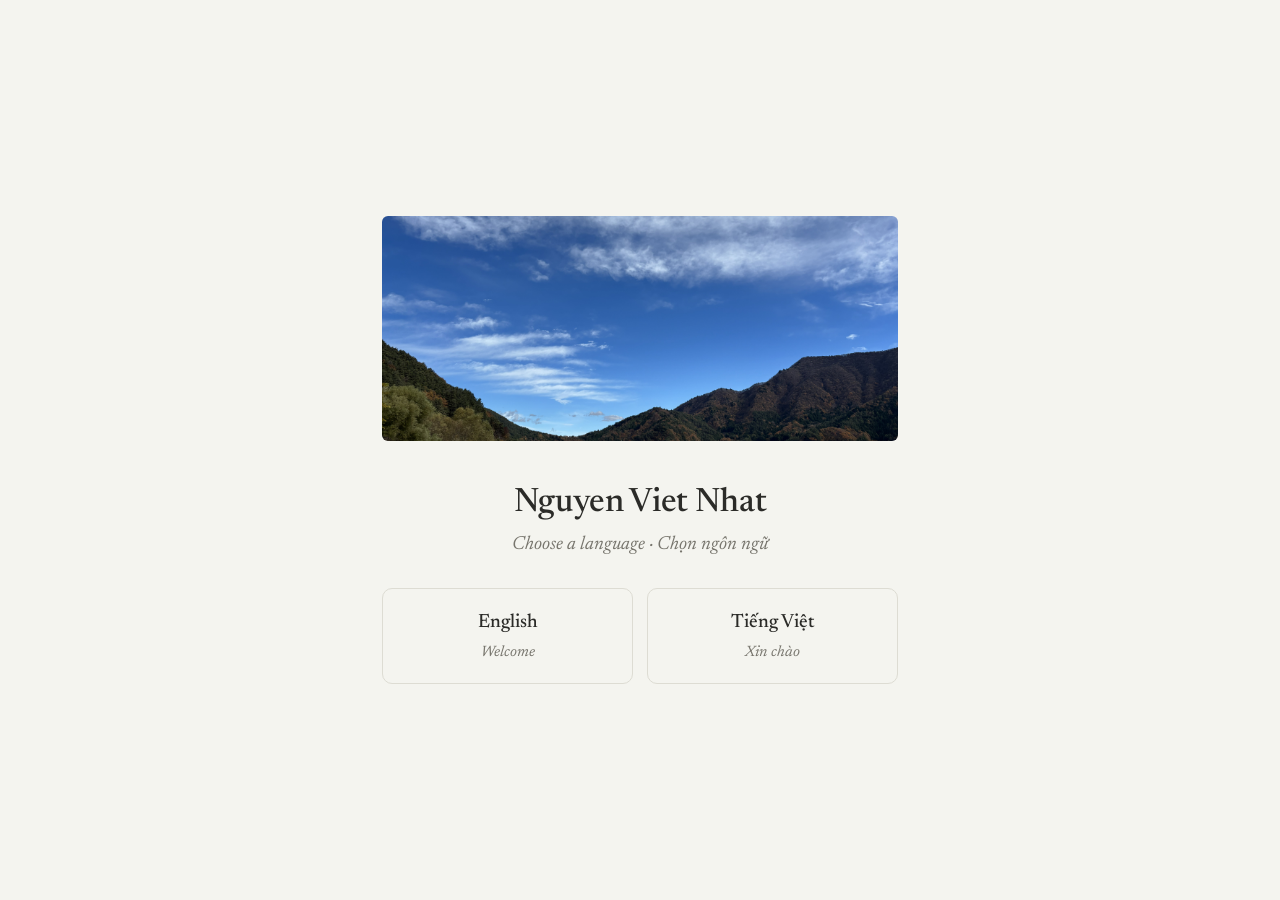
<file: index.html>
<!DOCTYPE html>
<html lang="vi">
<head>
  <meta charset="UTF-8">
  <meta name="viewport" content="width=device-width, initial-scale=1">
  <title>Nhat's garden</title>
  <meta name="description" content="Nguyen Viet Nhat — personal website / trang cá nhân">
  <meta name="theme-color" content="#f4f4ef">
  <link rel="preconnect" href="https://fonts.googleapis.com">
  <link rel="preconnect" href="https://fonts.gstatic.com" crossorigin>
  <link href="https://fonts.googleapis.com/css2?family=Newsreader:ital,wght@0,400;0,500;1,400&display=swap" rel="stylesheet">
  <link rel="stylesheet" href="assets/css/style.css">
  <script>
    // Khách quay lại: đi thẳng vào ngôn ngữ đã chọn lần trước (trừ khi bấm "đổi ngôn ngữ": index.html?choose)
    try {
      var saved = localStorage.getItem("lang");
      if (saved && location.search.indexOf("choose") === -1) location.replace("home.html?lang=" + saved);
    } catch (e) {}
  </script>
</head>
<body class="splash-body">
  <main class="splash">
    <img class="splash-img" id="banner" src="media/banner.svg" alt="">
    <h1 id="title">Nhat's garden</h1>
    <p class="lead">Choose a language · Chọn ngôn ngữ</p>
    <div class="splash-buttons">
      <a class="lang-btn" href="home.html?lang=en"><b>English</b><span>Welcome</span></a>
      <a class="lang-btn" href="home.html?lang=vi"><b>Tiếng Việt</b><span>Xin chào</span></a>
    </div>
  </main>
  <script>
    // dùng tên trang + ảnh banner từ content/site.json
    fetch("content/site.json").then(r => r.json()).then(s => {
      if (s.banner) document.getElementById("banner").src = s.banner.replace(/^\/+/, "");
      if (s.name) document.getElementById("title").textContent = s.name;
      if (s.theme && s.theme.background) document.documentElement.style.setProperty("--bg", s.theme.background);
    }).catch(() => {});
  </script>
</body>
</html>
</file>
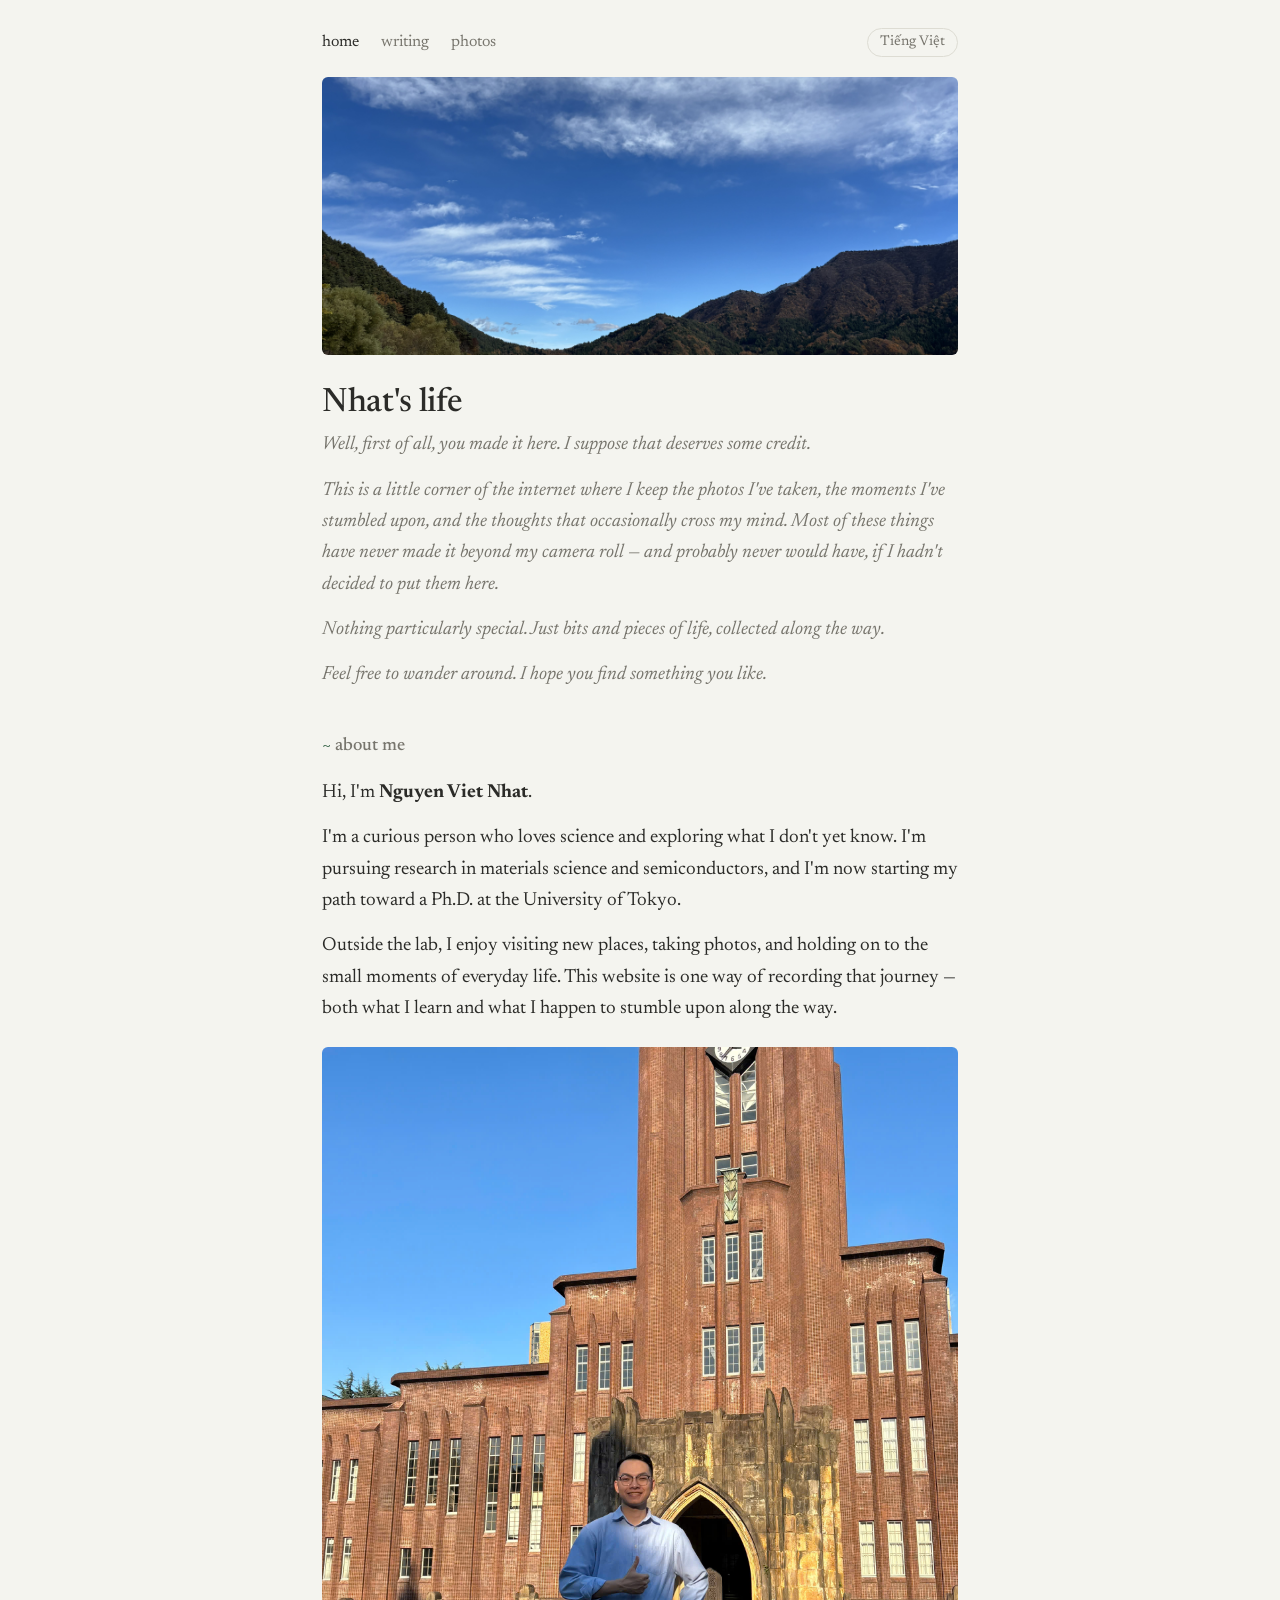
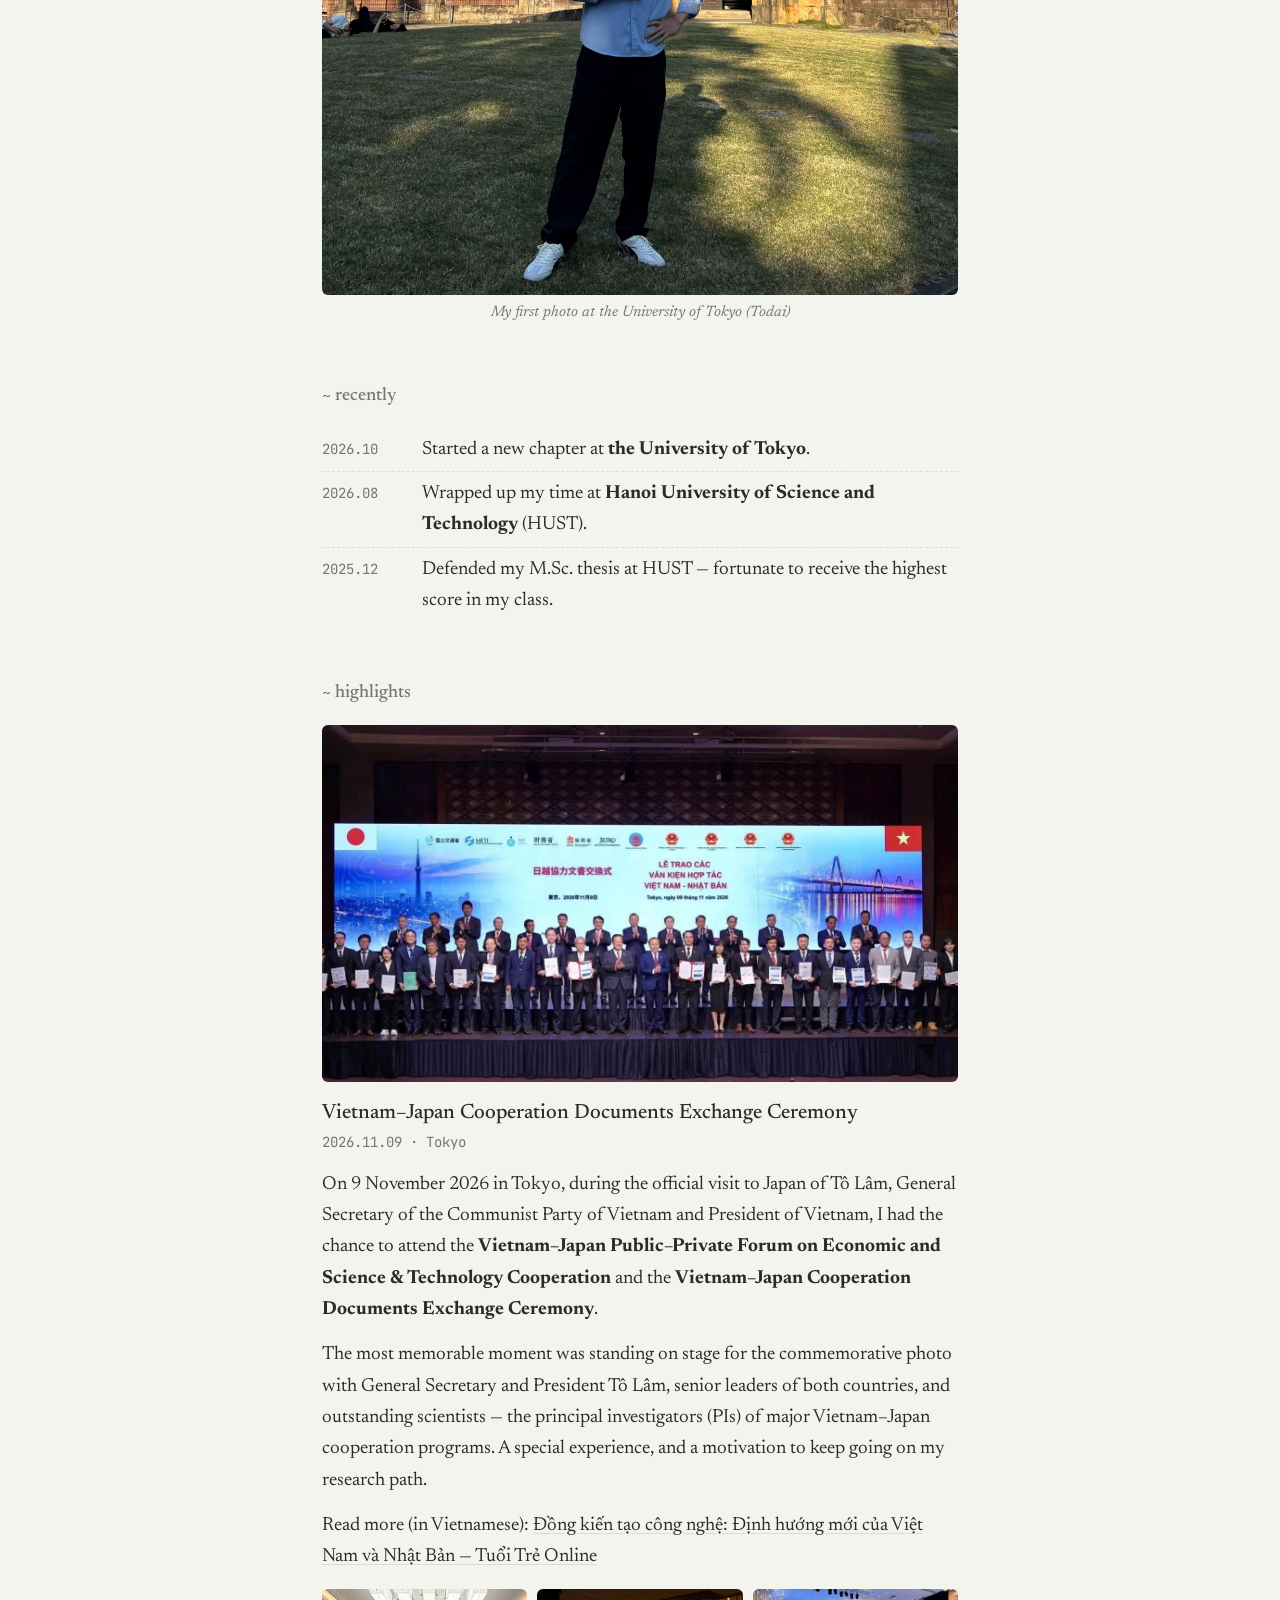
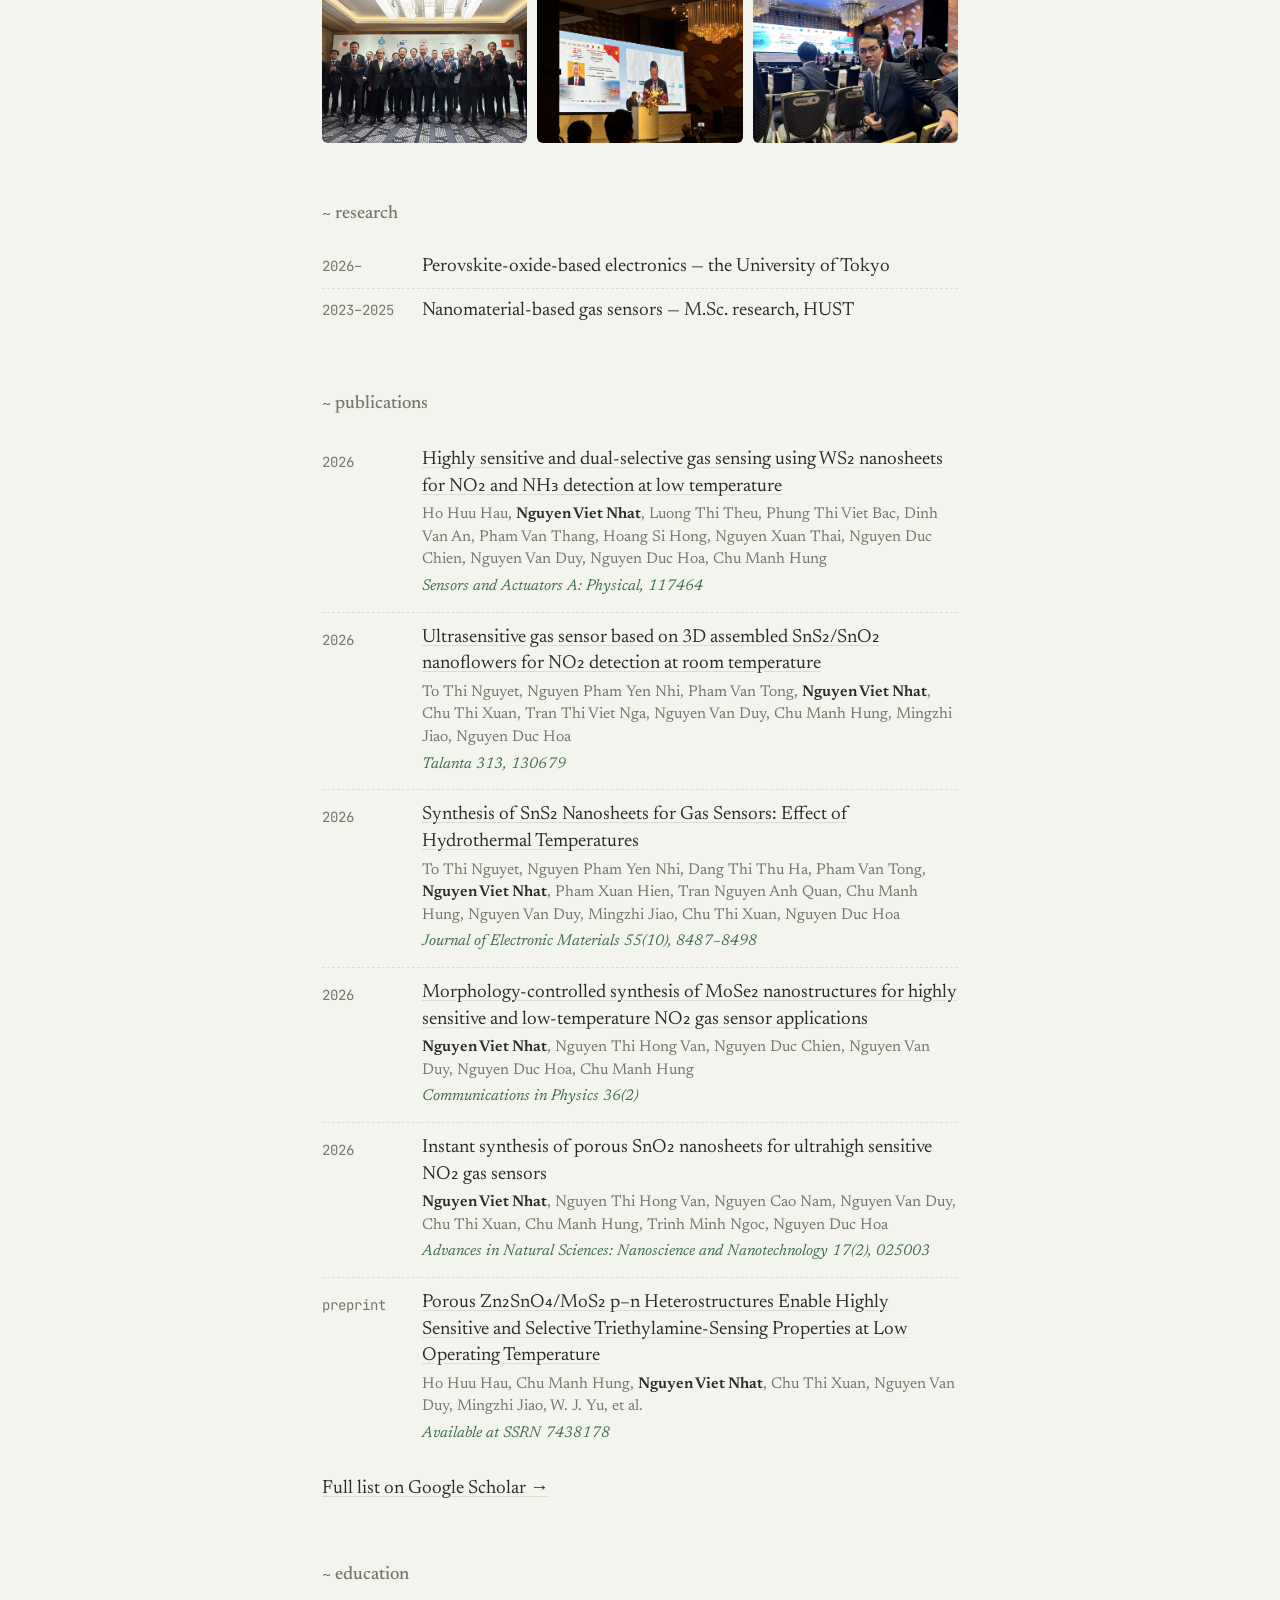
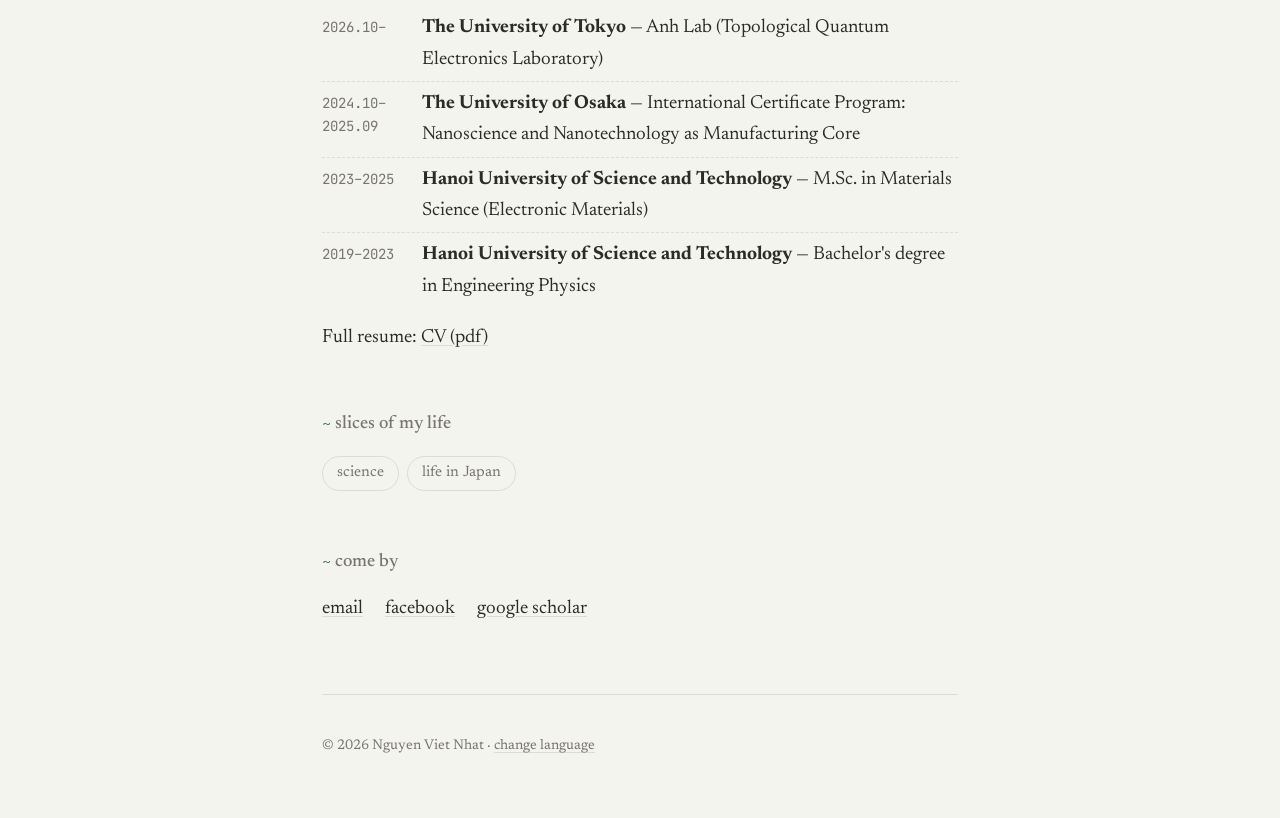
<file: home.html>
<!DOCTYPE html>
<html lang="en">
<head>
  <meta charset="UTF-8">
  <meta name="viewport" content="width=device-width, initial-scale=1">
  <title>Nhat's garden</title>
  <meta name="theme-color" content="#f4f4ef">
  <link rel="preconnect" href="https://fonts.googleapis.com">
  <link rel="preconnect" href="https://fonts.gstatic.com" crossorigin>
  <link rel="stylesheet" href="assets/vendor/katex/katex.min.css">
  <link rel="stylesheet" href="assets/css/style.css">
</head>
<!-- Trang này được tạo tự động từ thư mục content/. Không cần sửa file này. -->
<body data-page="home">
<div class="wrap">
  <nav class="top" id="nav"></nav>
  <main id="main"></main>
  <footer id="footer"></footer>
</div>
<div class="lightbox"><button class="lb-prev" aria-label="previous">‹</button><img alt=""><button class="lb-next" aria-label="next">›</button><p class="lb-cap"></p></div>
<script src="assets/vendor/marked.min.js"></script>
<script src="assets/vendor/katex/katex.min.js"></script>
<script src="assets/js/app.js"></script>
</body>
</html>
</file>
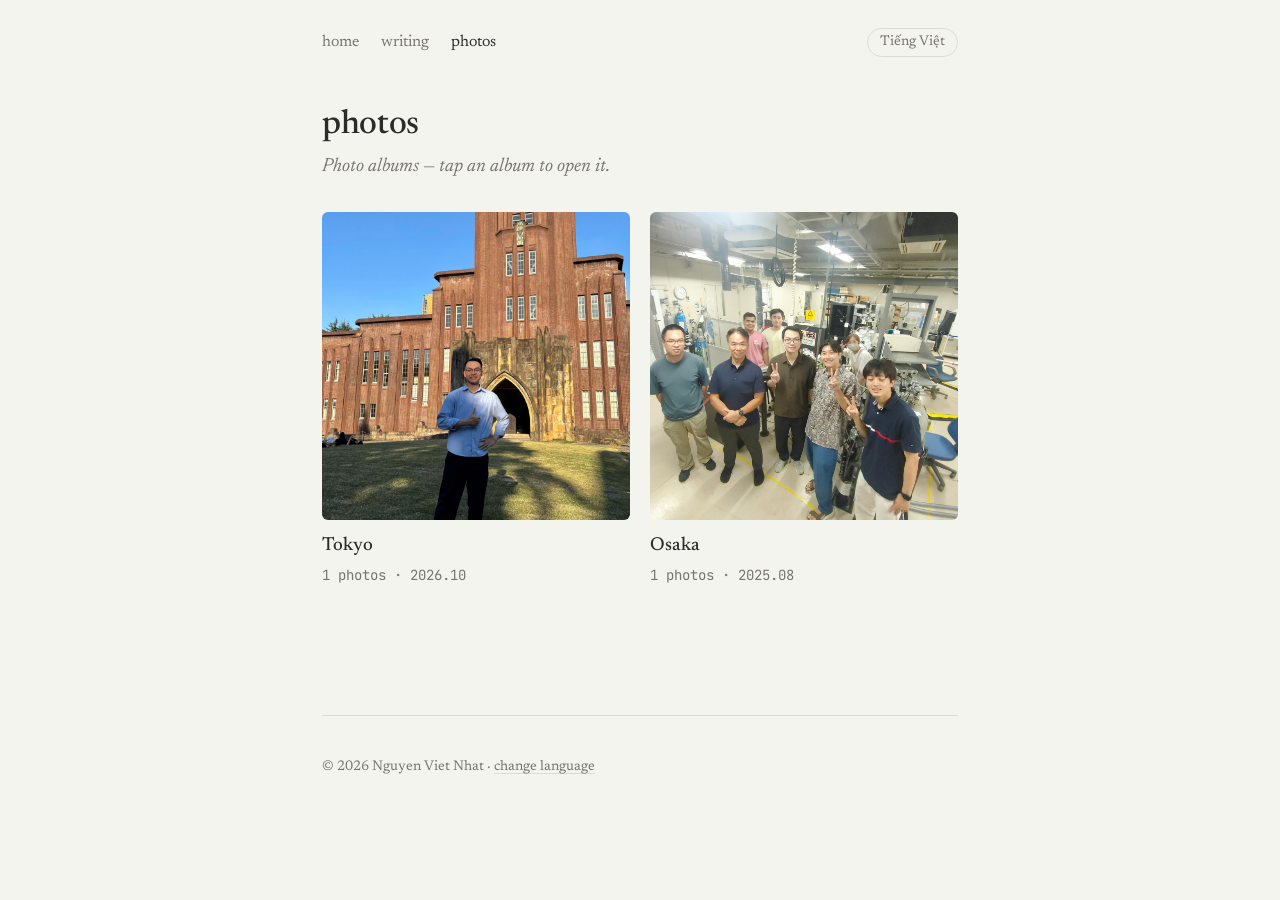
<file: photos.html>
<!DOCTYPE html>
<html lang="en">
<head>
  <meta charset="UTF-8">
  <meta name="viewport" content="width=device-width, initial-scale=1">
  <title>Nhat's garden</title>
  <meta name="theme-color" content="#f4f4ef">
  <link rel="preconnect" href="https://fonts.googleapis.com">
  <link rel="preconnect" href="https://fonts.gstatic.com" crossorigin>
  <link rel="stylesheet" href="assets/vendor/katex/katex.min.css">
  <link rel="stylesheet" href="assets/css/style.css">
</head>
<!-- Trang này được tạo tự động từ thư mục content/. Không cần sửa file này. -->
<body data-page="photos">
<div class="wrap">
  <nav class="top" id="nav"></nav>
  <main id="main"></main>
  <footer id="footer"></footer>
</div>
<div class="lightbox"><button class="lb-prev" aria-label="previous">‹</button><img alt=""><button class="lb-next" aria-label="next">›</button><p class="lb-cap"></p></div>
<script src="assets/vendor/marked.min.js"></script>
<script src="assets/vendor/katex/katex.min.js"></script>
<script src="assets/js/app.js"></script>
</body>
</html>
</file>
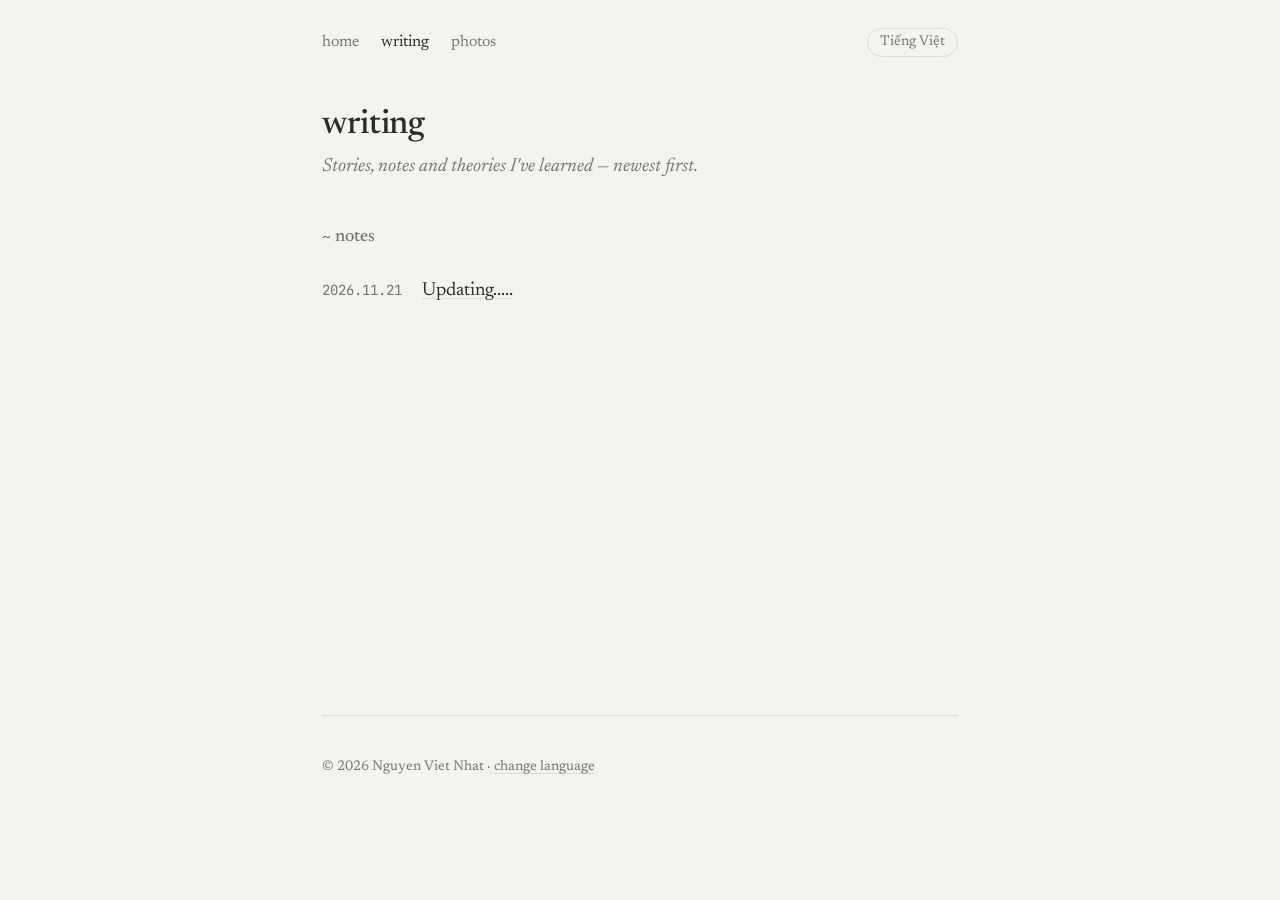
<file: writing.html>
<!DOCTYPE html>
<html lang="en">
<head>
  <meta charset="UTF-8">
  <meta name="viewport" content="width=device-width, initial-scale=1">
  <title>Nhat's garden</title>
  <meta name="theme-color" content="#f4f4ef">
  <link rel="preconnect" href="https://fonts.googleapis.com">
  <link rel="preconnect" href="https://fonts.gstatic.com" crossorigin>
  <link rel="stylesheet" href="assets/vendor/katex/katex.min.css">
  <link rel="stylesheet" href="assets/css/style.css">
</head>
<!-- Trang này được tạo tự động từ thư mục content/. Không cần sửa file này. -->
<body data-page="writing">
<div class="wrap">
  <nav class="top" id="nav"></nav>
  <main id="main"></main>
  <footer id="footer"></footer>
</div>
<div class="lightbox"><button class="lb-prev" aria-label="previous">‹</button><img alt=""><button class="lb-next" aria-label="next">›</button><p class="lb-cap"></p></div>
<script src="assets/vendor/marked.min.js"></script>
<script src="assets/vendor/katex/katex.min.js"></script>
<script src="assets/js/app.js"></script>
</body>
</html>
</file>
<file: assets/css/style.css>
/* ===== Nhat's garden — minimal personal site ===== */
:root {
  --bg: #f4f4ef;
  --text: #2b2b28;
  --muted: #77756d;
  --line: #dddcd3;
  --accent: #3f6b4f;
  --maxw: 680px;
  --serif: "Newsreader", "Iowan Old Style", Georgia, serif;
  --size: 19px;
  --mono: "JetBrains Mono", ui-monospace, Menlo, monospace;
}

* { box-sizing: border-box; }
html { scroll-behavior: smooth; }
body {
  margin: 0;
  background: var(--bg);
  color: var(--text);
  font-family: var(--serif);
  font-size: var(--size);
  line-height: 1.65;
  -webkit-font-smoothing: antialiased;
}

a { color: var(--text); text-decoration: underline; text-decoration-color: var(--line); text-underline-offset: 3px; transition: text-decoration-color .2s, color .2s; }
a:hover { color: var(--accent); text-decoration-color: var(--accent); }

.wrap { max-width: var(--maxw); margin: 0 auto; padding: 0 22px; }

/* --- nav --- */
nav.top { display: flex; align-items: center; gap: 22px; min-height: 28px; padding: 28px 0 20px; font-size: 16px; }
nav.top a { text-decoration: none; color: var(--muted); }
nav.top a.active, nav.top a:hover { color: var(--text); }

/* --- hero --- */
.banner { width: 100%; aspect-ratio: 16 / 7; object-fit: cover; border-radius: 6px; display: block; }
h1 { line-height: 1.25; font-weight: 500; font-size: 2.1rem; margin: 28px 0 4px; letter-spacing: -0.01em; }
.lead { color: var(--muted); margin: 0 0 8px; font-style: italic; }

/* --- sections --- */
section { margin: 56px 0; }
h2 { font-weight: 500; font-size: 1.15rem; margin: 0 0 16px; color: var(--muted); text-transform: lowercase; }
h2::before { content: "~ "; color: var(--accent); }
p { margin: 0 0 14px; }

/* numbered / dated lists */
ol.dated { list-style: none; padding: 0; margin: 0; }
ol.dated li { display: grid; grid-template-columns: 88px 1fr; gap: 12px; padding: 6px 0; border-bottom: 1px dashed var(--line); }
ol.dated li:last-child { border-bottom: none; }
ol.dated .date { font-family: var(--mono); font-size: 14px; color: var(--muted); padding-top: 4px; }

/* figures */
figure { margin: 22px 0; }
figure img { width: 100%; border-radius: 6px; display: block; }
figcaption { font-style: italic; color: var(--muted); font-size: 15px; margin-top: 6px; text-align: center; }

/* slices (toggles) */
.chips { display: flex; flex-wrap: wrap; gap: 8px; margin-bottom: 16px; }
.chip { font: inherit; font-size: 15px; background: transparent; border: 1px solid var(--line); border-radius: 999px; padding: 4px 14px; cursor: pointer; color: var(--muted); }
.chip:hover { border-color: var(--accent); color: var(--accent); }
.chip.on { background: var(--text); border-color: var(--text); color: var(--bg); }
.slice { display: none; animation: fade .3s ease; }
.slice.on { display: block; }
@keyframes fade { from { opacity: 0; transform: translateY(4px); } to { opacity: 1; transform: none; } }

/* photo diary */
.gallery { display: grid; grid-template-columns: repeat(2, 1fr); gap: 14px; }
.gallery figure { margin: 0; }
.gallery img { aspect-ratio: 4 / 3; object-fit: cover; cursor: zoom-in; }
@media (max-width: 520px) { .gallery { grid-template-columns: 1fr; } }

/* lightbox */
.lightbox { position: fixed; inset: 0; background: rgba(20,20,18,.88); display: none; align-items: center; justify-content: center; padding: 24px; z-index: 50; cursor: zoom-out; }
.lightbox.on { display: flex; }
.lightbox img { max-width: 100%; max-height: 88vh; border-radius: 4px; }

/* contact */
ul.plain { list-style: none; padding: 0; margin: 0; display: flex; flex-wrap: wrap; gap: 8px 22px; }

footer { color: var(--muted); font-size: 14px; padding: 40px 0 60px; border-top: 1px solid var(--line); margin-top: 70px; }

/* ===== article (notes) ===== */
article h1 { margin-top: 10px; }
.meta { font-family: var(--mono); font-size: 14px; color: var(--muted); margin-bottom: 30px; }
article h2 { color: var(--text); text-transform: none; font-size: 1.35rem; margin-top: 40px; }
article h2::before { content: ""; }
article blockquote { margin: 20px 0; padding-left: 16px; border-left: 3px solid var(--accent); color: var(--muted); font-style: italic; }
code { font-family: var(--mono); font-size: .85em; background: #e9e8e0; padding: 1px 5px; border-radius: 3px; }
pre { background: #2b2b28; color: #f4f4ef; padding: 16px; border-radius: 6px; overflow-x: auto; font-size: 14px; line-height: 1.5; }
pre code { background: none; padding: 0; color: inherit; }
.katex-display { overflow-x: auto; overflow-y: hidden; }

/* ===== bilingual additions ===== */
nav.top .spacer { flex: 1; }
nav.top a.lang { font-size: 14px; border: 1px solid var(--line); border-radius: 999px; padding: 2px 12px; }
nav.top a.lang:hover { border-color: var(--accent); color: var(--accent); }
main { min-height: 60vh; opacity: 0; transition: opacity .25s; }
body.ready main { opacity: 1; }
footer a { color: var(--muted); }
.after { margin-top: 14px; }
.summary, .muted { color: var(--muted); font-size: .85em; }
.back { margin-top: 50px; }
main section:first-of-type { margin-top: 40px; }
article img { max-width: 100%; border-radius: 6px; }
article .banner { margin-bottom: 26px; }

/* language picker */
.splash-body { min-height: 100vh; display: flex; align-items: center; justify-content: center; }
.splash-body main { opacity: 1; }
.splash { text-align: center; padding: 40px 22px; max-width: 560px; width: 100%; }
.splash-img { width: 100%; aspect-ratio: 16 / 7; object-fit: cover; border-radius: 6px; margin-bottom: 8px; }
.splash h1 { margin-top: 22px; }
.splash-buttons { display: grid; grid-template-columns: 1fr 1fr; gap: 14px; margin-top: 28px; }
.lang-btn { display: flex; flex-direction: column; gap: 2px; padding: 18px 10px; border: 1px solid var(--line); border-radius: 10px; text-decoration: none; transition: all .2s; }
.lang-btn b { font-weight: 500; font-size: 1.2rem; }
.lang-btn span { color: var(--muted); font-style: italic; font-size: 15px; }
.lang-btn:hover { border-color: var(--accent); background: #fff6; transform: translateY(-2px); }
@media (max-width: 420px) { .splash-buttons { grid-template-columns: 1fr; } }

/* ===== photo albums ===== */
.albums { display: grid; grid-template-columns: repeat(auto-fill, minmax(200px, 1fr)); gap: 20px; margin-top: 30px; }
.album { text-decoration: none; display: flex; flex-direction: column; gap: 2px; }
.album img { width: 100%; aspect-ratio: 1 / 1; object-fit: cover; border-radius: 6px; margin-bottom: 8px; transition: transform .25s, box-shadow .25s; }
.album:hover img { transform: translateY(-3px); box-shadow: 0 8px 20px #0001; }
.album b { font-weight: 500; }
.album span { color: var(--muted); font-size: 14px; font-family: var(--mono); }
.crumb { font-size: 15px; margin: 10px 0 0; }
.crumb a { color: var(--muted); text-decoration: none; }
.moment { margin: 44px 0; }
.moment h2 { color: var(--text); text-transform: none; }
.moment h2::before { content: ""; }
.moment h2 .date { font-family: var(--mono); font-size: 14px; color: var(--accent); margin-right: 8px; }
.gallery img { width: 100%; border-radius: 6px; display: block; }
.gallery { grid-template-columns: repeat(3, 1fr); gap: 10px; }
@media (max-width: 620px) { .gallery { grid-template-columns: repeat(2, 1fr); } }
.lightbox { flex-direction: column; }
.lightbox button { position: absolute; top: 50%; transform: translateY(-50%); background: none; border: none; color: #fff; font-size: 52px; line-height: 1; padding: 10px 18px; cursor: pointer; opacity: .7; }
.lightbox button:hover { opacity: 1; }
.lb-prev { left: 4px; } .lb-next { right: 4px; }
.lb-cap { color: #eee; font-style: italic; font-size: 15px; margin: 10px 0 0; }
.lightbox img { max-width: calc(100% - 110px); max-height: 82vh; }
@media (max-width: 620px) { .lightbox img { max-width: 100%; } .lightbox button { font-size: 40px; padding: 10px 6px; } }

/* ===== highlights ===== */
.highlight { margin-bottom: 40px; }
.highlight h3 { font-weight: 500; font-size: 1.3rem; line-height: 1.3; margin: 18px 0 4px; }
.highlight .meta { margin-bottom: 14px; }
.highlight img { cursor: zoom-in; border-radius: 6px; display: block; width: 100%; }
.hl-main { aspect-ratio: 16 / 9; object-fit: cover; }
.hl-thumbs { display: grid; grid-template-columns: repeat(3, 1fr); gap: 10px; margin-top: 16px; }
.hl-thumbs img { aspect-ratio: 4 / 3; object-fit: cover; }

/* ===== publications ===== */
ol.pubs { list-style: none; padding: 0; margin: 0; }
ol.pubs li { display: grid; grid-template-columns: 88px 1fr; gap: 12px; padding: 12px 0; border-bottom: 1px dashed var(--line); }
ol.pubs li:last-child { border-bottom: none; }
ol.pubs .date { font-family: var(--mono); font-size: 14px; color: var(--muted); padding-top: 4px; }
.pub-title { line-height: 1.4; }
.pub-authors { font-size: .82em; color: var(--muted); margin-top: 4px; line-height: 1.45; }
.pub-authors b { color: var(--text); font-weight: 600; }
.pub-venue { font-size: .82em; font-style: italic; color: var(--accent); margin-top: 2px; }
@media (max-width: 520px) { ol.pubs li, ol.dated li { grid-template-columns: 1fr; gap: 0; } }
</file>
